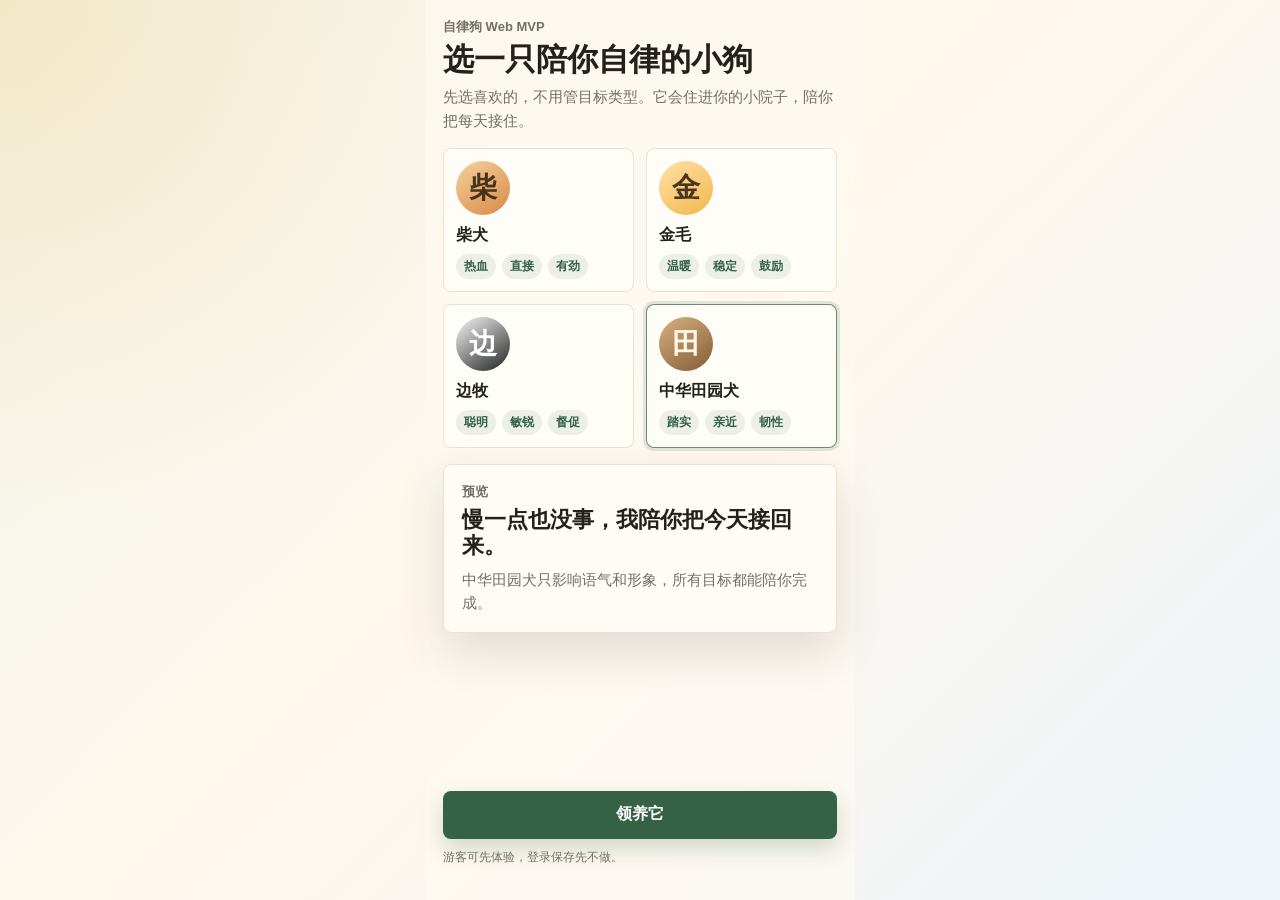
<file: app/web-mvp/index.html>
<!doctype html>
<html lang="zh-CN">
  <head>
    <meta charset="utf-8" />
    <meta name="viewport" content="width=device-width, initial-scale=1, viewport-fit=cover" />
    <title>自律狗 Web MVP</title>
    <link rel="stylesheet" href="./styles.css" />
  </head>
  <body>
    <main id="app" class="app-shell" aria-live="polite"></main>
    <script src="./app.js"></script>
  </body>
</html>
</file>
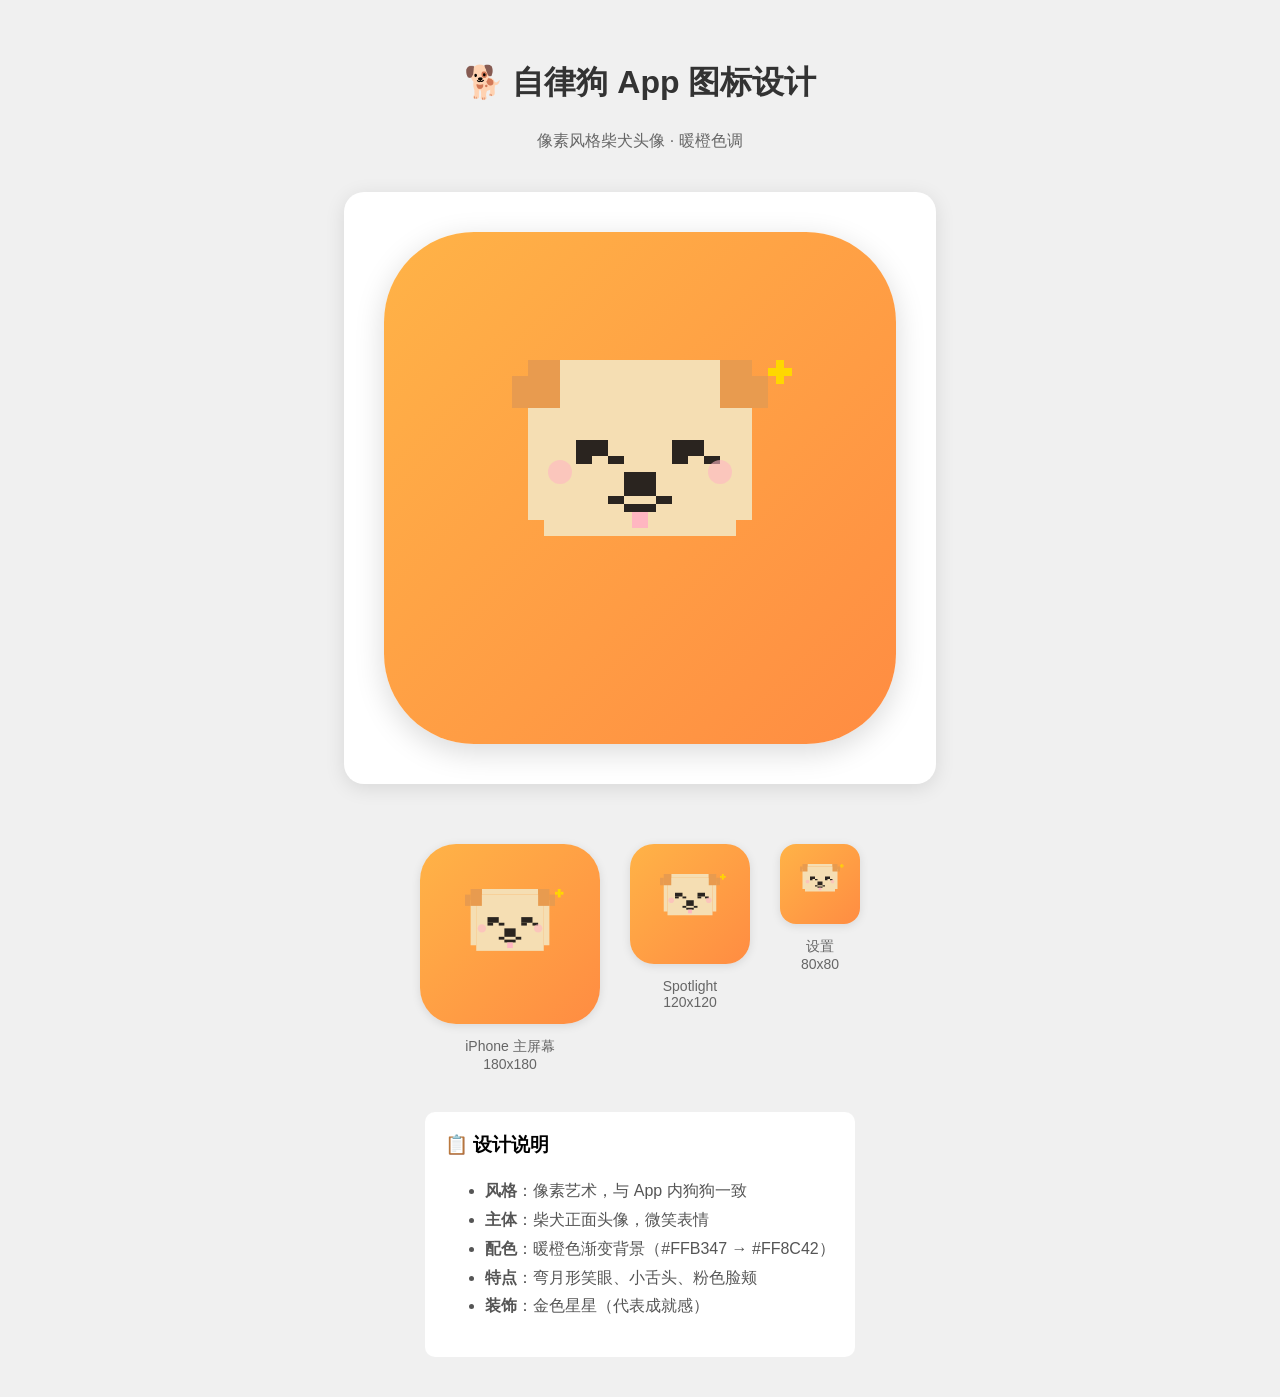
<file: app-icon-preview.html>
<!DOCTYPE html>
<html lang="zh-CN">
<head>
    <meta charset="UTF-8">
    <meta name="viewport" content="width=device-width, initial-scale=1.0">
    <title>自律狗 App 图标预览</title>
    <style>
        body {
            margin: 0;
            padding: 40px;
            background: #f0f0f0;
            font-family: -apple-system, BlinkMacSystemFont, "Segoe UI", Roboto, sans-serif;
            display: flex;
            flex-direction: column;
            align-items: center;
        }
        h1 {
            color: #333;
            margin-bottom: 10px;
        }
        .subtitle {
            color: #666;
            margin-bottom: 40px;
        }
        .icon-container {
            background: white;
            padding: 40px;
            border-radius: 20px;
            box-shadow: 0 4px 20px rgba(0,0,0,0.1);
            margin-bottom: 40px;
        }
        .icon-preview {
            width: 512px;
            height: 512px;
            border-radius: 90px;
            overflow: hidden;
            box-shadow: 0 8px 30px rgba(0,0,0,0.15);
        }
        .sizes {
            display: flex;
            gap: 30px;
            margin-top: 20px;
        }
        .size-item {
            text-align: center;
        }
        .size-item img, .size-item svg {
            border-radius: 20%;
            box-shadow: 0 2px 10px rgba(0,0,0,0.1);
        }
        .size-label {
            margin-top: 10px;
            color: #666;
            font-size: 14px;
        }
    </style>
</head>
<body>
    <h1>🐕 自律狗 App 图标设计</h1>
    <p class="subtitle">像素风格柴犬头像 · 暖橙色调</p>

    <div class="icon-container">
        <div class="icon-preview">
            <svg width="512" height="512" viewBox="0 0 1024 1024" xmlns="http://www.w3.org/2000/svg">
                <!-- 背景渐变 -->
                <defs>
                    <linearGradient id="bgGradient" x1="0%" y1="0%" x2="100%" y2="100%">
                        <stop offset="0%" style="stop-color:#FFB347;stop-opacity:1" />
                        <stop offset="100%" style="stop-color:#FF8C42;stop-opacity:1" />
                    </linearGradient>
                </defs>

                <!-- 背景 -->
                <rect width="1024" height="1024" fill="url(#bgGradient)"/>

                <!-- 像素狗头部 -->
                <!-- 头部主体（奶油色） -->
                <rect x="320" y="288" width="384" height="320" fill="#F5DEB3"/>
                <rect x="288" y="320" width="32" height="256" fill="#F5DEB3"/>
                <rect x="704" y="320" width="32" height="256" fill="#F5DEB3"/>
                <rect x="352" y="256" width="320" height="32" fill="#F5DEB3"/>

                <!-- 耳朵（橙色） -->
                <rect x="288" y="256" width="64" height="96" fill="#E89B4F"/>
                <rect x="256" y="288" width="32" height="64" fill="#E89B4F"/>
                <rect x="672" y="256" width="64" height="96" fill="#E89B4F"/>
                <rect x="736" y="288" width="32" height="64" fill="#E89B4F"/>

                <!-- 眼睛（黑色，微笑的弯月形） -->
                <rect x="384" y="416" width="64" height="32" fill="#2A241F"/>
                <rect x="384" y="448" width="32" height="16" fill="#2A241F"/>
                <rect x="448" y="448" width="32" height="16" fill="#2A241F"/>

                <rect x="576" y="416" width="64" height="32" fill="#2A241F"/>
                <rect x="576" y="448" width="32" height="16" fill="#2A241F"/>
                <rect x="640" y="448" width="32" height="16" fill="#2A241F"/>

                <!-- 鼻子（黑色） -->
                <rect x="480" y="480" width="64" height="48" fill="#2A241F"/>

                <!-- 嘴巴（微笑曲线） -->
                <rect x="448" y="528" width="32" height="16" fill="#2A241F"/>
                <rect x="544" y="528" width="32" height="16" fill="#2A241F"/>
                <rect x="480" y="544" width="64" height="16" fill="#2A241F"/>

                <!-- 舌头（粉色） -->
                <rect x="496" y="560" width="32" height="32" fill="#FFB6C1"/>

                <!-- 脸颊红晕 -->
                <circle cx="352" cy="480" r="24" fill="#FFB6C1" opacity="0.6"/>
                <circle cx="672" cy="480" r="24" fill="#FFB6C1" opacity="0.6"/>

                <!-- 星星装饰 -->
                <g transform="translate(768, 256)">
                    <rect x="0" y="16" width="16" height="16" fill="#FFD700"/>
                    <rect x="16" y="0" width="16" height="48" fill="#FFD700"/>
                    <rect x="32" y="16" width="16" height="16" fill="#FFD700"/>
                </g>
            </svg>
        </div>
    </div>

    <div class="sizes">
        <div class="size-item">
            <svg width="180" height="180" viewBox="0 0 1024 1024" xmlns="http://www.w3.org/2000/svg">
                <defs>
                    <linearGradient id="bgGradient2" x1="0%" y1="0%" x2="100%" y2="100%">
                        <stop offset="0%" style="stop-color:#FFB347;stop-opacity:1" />
                        <stop offset="100%" style="stop-color:#FF8C42;stop-opacity:1" />
                    </linearGradient>
                </defs>
                <rect width="1024" height="1024" fill="url(#bgGradient2)"/>
                <rect x="320" y="288" width="384" height="320" fill="#F5DEB3"/>
                <rect x="288" y="320" width="32" height="256" fill="#F5DEB3"/>
                <rect x="704" y="320" width="32" height="256" fill="#F5DEB3"/>
                <rect x="352" y="256" width="320" height="32" fill="#F5DEB3"/>
                <rect x="288" y="256" width="64" height="96" fill="#E89B4F"/>
                <rect x="256" y="288" width="32" height="64" fill="#E89B4F"/>
                <rect x="672" y="256" width="64" height="96" fill="#E89B4F"/>
                <rect x="736" y="288" width="32" height="64" fill="#E89B4F"/>
                <rect x="384" y="416" width="64" height="32" fill="#2A241F"/>
                <rect x="384" y="448" width="32" height="16" fill="#2A241F"/>
                <rect x="448" y="448" width="32" height="16" fill="#2A241F"/>
                <rect x="576" y="416" width="64" height="32" fill="#2A241F"/>
                <rect x="576" y="448" width="32" height="16" fill="#2A241F"/>
                <rect x="640" y="448" width="32" height="16" fill="#2A241F"/>
                <rect x="480" y="480" width="64" height="48" fill="#2A241F"/>
                <rect x="448" y="528" width="32" height="16" fill="#2A241F"/>
                <rect x="544" y="528" width="32" height="16" fill="#2A241F"/>
                <rect x="480" y="544" width="64" height="16" fill="#2A241F"/>
                <rect x="496" y="560" width="32" height="32" fill="#FFB6C1"/>
                <circle cx="352" cy="480" r="24" fill="#FFB6C1" opacity="0.6"/>
                <circle cx="672" cy="480" r="24" fill="#FFB6C1" opacity="0.6"/>
                <g transform="translate(768, 256)">
                    <rect x="0" y="16" width="16" height="16" fill="#FFD700"/>
                    <rect x="16" y="0" width="16" height="48" fill="#FFD700"/>
                    <rect x="32" y="16" width="16" height="16" fill="#FFD700"/>
                </g>
            </svg>
            <div class="size-label">iPhone 主屏幕<br>180x180</div>
        </div>

        <div class="size-item">
            <svg width="120" height="120" viewBox="0 0 1024 1024" xmlns="http://www.w3.org/2000/svg">
                <defs>
                    <linearGradient id="bgGradient3" x1="0%" y1="0%" x2="100%" y2="100%">
                        <stop offset="0%" style="stop-color:#FFB347;stop-opacity:1" />
                        <stop offset="100%" style="stop-color:#FF8C42;stop-opacity:1" />
                    </linearGradient>
                </defs>
                <rect width="1024" height="1024" fill="url(#bgGradient3)"/>
                <rect x="320" y="288" width="384" height="320" fill="#F5DEB3"/>
                <rect x="288" y="320" width="32" height="256" fill="#F5DEB3"/>
                <rect x="704" y="320" width="32" height="256" fill="#F5DEB3"/>
                <rect x="352" y="256" width="320" height="32" fill="#F5DEB3"/>
                <rect x="288" y="256" width="64" height="96" fill="#E89B4F"/>
                <rect x="256" y="288" width="32" height="64" fill="#E89B4F"/>
                <rect x="672" y="256" width="64" height="96" fill="#E89B4F"/>
                <rect x="736" y="288" width="32" height="64" fill="#E89B4F"/>
                <rect x="384" y="416" width="64" height="32" fill="#2A241F"/>
                <rect x="384" y="448" width="32" height="16" fill="#2A241F"/>
                <rect x="448" y="448" width="32" height="16" fill="#2A241F"/>
                <rect x="576" y="416" width="64" height="32" fill="#2A241F"/>
                <rect x="576" y="448" width="32" height="16" fill="#2A241F"/>
                <rect x="640" y="448" width="32" height="16" fill="#2A241F"/>
                <rect x="480" y="480" width="64" height="48" fill="#2A241F"/>
                <rect x="448" y="528" width="32" height="16" fill="#2A241F"/>
                <rect x="544" y="528" width="32" height="16" fill="#2A241F"/>
                <rect x="480" y="544" width="64" height="16" fill="#2A241F"/>
                <rect x="496" y="560" width="32" height="32" fill="#FFB6C1"/>
                <circle cx="352" cy="480" r="24" fill="#FFB6C1" opacity="0.6"/>
                <circle cx="672" cy="480" r="24" fill="#FFB6C1" opacity="0.6"/>
                <g transform="translate(768, 256)">
                    <rect x="0" y="16" width="16" height="16" fill="#FFD700"/>
                    <rect x="16" y="0" width="16" height="48" fill="#FFD700"/>
                    <rect x="32" y="16" width="16" height="16" fill="#FFD700"/>
                </g>
            </svg>
            <div class="size-label">Spotlight<br>120x120</div>
        </div>

        <div class="size-item">
            <svg width="80" height="80" viewBox="0 0 1024 1024" xmlns="http://www.w3.org/2000/svg">
                <defs>
                    <linearGradient id="bgGradient4" x1="0%" y1="0%" x2="100%" y2="100%">
                        <stop offset="0%" style="stop-color:#FFB347;stop-opacity:1" />
                        <stop offset="100%" style="stop-color:#FF8C42;stop-opacity:1" />
                    </linearGradient>
                </defs>
                <rect width="1024" height="1024" fill="url(#bgGradient4)"/>
                <rect x="320" y="288" width="384" height="320" fill="#F5DEB3"/>
                <rect x="288" y="320" width="32" height="256" fill="#F5DEB3"/>
                <rect x="704" y="320" width="32" height="256" fill="#F5DEB3"/>
                <rect x="352" y="256" width="320" height="32" fill="#F5DEB3"/>
                <rect x="288" y="256" width="64" height="96" fill="#E89B4F"/>
                <rect x="256" y="288" width="32" height="64" fill="#E89B4F"/>
                <rect x="672" y="256" width="64" height="96" fill="#E89B4F"/>
                <rect x="736" y="288" width="32" height="64" fill="#E89B4F"/>
                <rect x="384" y="416" width="64" height="32" fill="#2A241F"/>
                <rect x="384" y="448" width="32" height="16" fill="#2A241F"/>
                <rect x="448" y="448" width="32" height="16" fill="#2A241F"/>
                <rect x="576" y="416" width="64" height="32" fill="#2A241F"/>
                <rect x="576" y="448" width="32" height="16" fill="#2A241F"/>
                <rect x="640" y="448" width="32" height="16" fill="#2A241F"/>
                <rect x="480" y="480" width="64" height="48" fill="#2A241F"/>
                <rect x="448" y="528" width="32" height="16" fill="#2A241F"/>
                <rect x="544" y="528" width="32" height="16" fill="#2A241F"/>
                <rect x="480" y="544" width="64" height="16" fill="#2A241F"/>
                <rect x="496" y="560" width="32" height="32" fill="#FFB6C1"/>
                <circle cx="352" cy="480" r="24" fill="#FFB6C1" opacity="0.6"/>
                <circle cx="672" cy="480" r="24" fill="#FFB6C1" opacity="0.6"/>
                <g transform="translate(768, 256)">
                    <rect x="0" y="16" width="16" height="16" fill="#FFD700"/>
                    <rect x="16" y="0" width="16" height="48" fill="#FFD700"/>
                    <rect x="32" y="16" width="16" height="16" fill="#FFD700"/>
                </g>
            </svg>
            <div class="size-label">设置<br>80x80</div>
        </div>
    </div>

    <div style="margin-top: 40px; padding: 20px; background: white; border-radius: 10px; max-width: 600px;">
        <h3 style="margin-top: 0;">📋 设计说明</h3>
        <ul style="line-height: 1.8; color: #555;">
            <li><strong>风格</strong>：像素艺术，与 App 内狗狗一致</li>
            <li><strong>主体</strong>：柴犬正面头像，微笑表情</li>
            <li><strong>配色</strong>：暖橙色渐变背景（#FFB347 → #FF8C42）</li>
            <li><strong>特点</strong>：弯月形笑眼、小舌头、粉色脸颊</li>
            <li><strong>装饰</strong>：金色星星（代表成就感）</li>
        </ul>
    </div>
</body>
</html>
</file>
<file: app/web-mvp/styles.css>
:root {
  color-scheme: light;
  --ink: #24211d;
  --muted: #746f68;
  --paper: #fffaf2;
  --panel: #fffdf8;
  --line: #ece0d0;
  --green: #5d8b6a;
  --green-dark: #356247;
  --sun: #f4b84d;
  --blue: #6e9ecf;
  --rose: #d9857a;
  --shadow: 0 18px 48px rgba(50, 38, 22, 0.14);
}

* {
  box-sizing: border-box;
}

body {
  min-height: 100vh;
  margin: 0;
  background:
    radial-gradient(circle at top left, rgba(244, 184, 77, 0.24), transparent 34rem),
    linear-gradient(135deg, #f2f7ee 0%, #fff7ec 48%, #edf5fb 100%);
  color: var(--ink);
  font-family: -apple-system, BlinkMacSystemFont, "SF Pro Text", "PingFang SC", "Microsoft YaHei", sans-serif;
  letter-spacing: 0;
}

button,
input,
select,
textarea {
  font: inherit;
}

button {
  cursor: pointer;
}

.app-shell {
  width: min(100vw, 430px);
  min-height: 100vh;
  margin: 0 auto;
  padding: max(18px, env(safe-area-inset-top)) 18px max(22px, env(safe-area-inset-bottom));
  background: rgba(255, 250, 242, 0.74);
}

.screen {
  min-height: calc(100vh - 40px);
  display: flex;
  flex-direction: column;
  gap: 16px;
}

.topbar {
  display: flex;
  align-items: flex-start;
  justify-content: space-between;
  gap: 12px;
}

.eyebrow {
  margin: 0 0 6px;
  color: var(--muted);
  font-size: 13px;
  font-weight: 650;
}

h1,
h2,
h3,
p {
  margin-top: 0;
}

h1 {
  margin-bottom: 8px;
  font-size: 31px;
  line-height: 1.14;
}

h2 {
  margin-bottom: 8px;
  font-size: 22px;
  line-height: 1.2;
}

h3 {
  margin-bottom: 8px;
  font-size: 16px;
}

.lede {
  margin-bottom: 0;
  color: var(--muted);
  font-size: 15px;
  line-height: 1.55;
}

.button {
  display: inline-flex;
  min-height: 48px;
  align-items: center;
  justify-content: center;
  gap: 8px;
  border: 0;
  border-radius: 8px;
  padding: 0 18px;
  background: var(--green-dark);
  color: #fff;
  font-weight: 750;
  box-shadow: 0 10px 22px rgba(53, 98, 71, 0.22);
}

.button.secondary {
  border: 1px solid var(--line);
  background: var(--panel);
  color: var(--ink);
  box-shadow: none;
}

.button.ghost {
  min-height: 38px;
  border: 1px solid rgba(53, 98, 71, 0.18);
  background: rgba(255, 255, 255, 0.52);
  color: var(--green-dark);
  box-shadow: none;
}

.button:disabled {
  cursor: default;
  background: #d7ded4;
  color: #657161;
  box-shadow: none;
}

.stack {
  display: grid;
  gap: 14px;
}

.panel,
.card {
  border: 1px solid var(--line);
  border-radius: 8px;
  background: rgba(255, 253, 248, 0.9);
  box-shadow: var(--shadow);
}

.panel {
  padding: 18px;
}

.dog-grid {
  display: grid;
  grid-template-columns: 1fr 1fr;
  gap: 12px;
}

.dog-card {
  min-height: 132px;
  border: 1px solid var(--line);
  border-radius: 8px;
  padding: 12px;
  background: var(--panel);
  color: var(--ink);
  text-align: left;
  box-shadow: none;
}

.dog-card.is-selected {
  border-color: rgba(53, 98, 71, 0.72);
  outline: 3px solid rgba(93, 139, 106, 0.18);
}

.dog-face {
  width: 54px;
  height: 54px;
  display: grid;
  place-items: center;
  border-radius: 50%;
  margin-bottom: 10px;
  background: linear-gradient(145deg, #f4d29d, #d98945);
  color: rgba(60, 39, 21, 0.92);
  font-size: 28px;
  font-weight: 900;
}

.dog-card[data-dog="golden"] .dog-face {
  background: linear-gradient(145deg, #ffe0a4, #f1b84e);
}

.dog-card[data-dog="border_collie"] .dog-face {
  background: linear-gradient(145deg, #f8f8f8, #202321);
  color: #fff;
}

.dog-card[data-dog="native"] .dog-face {
  background: linear-gradient(145deg, #d7b181, #835c36);
  color: #fff7e8;
}

.tags {
  display: flex;
  flex-wrap: wrap;
  gap: 6px;
  margin-top: 8px;
}

.tag {
  border-radius: 999px;
  padding: 4px 8px;
  background: rgba(93, 139, 106, 0.12);
  color: var(--green-dark);
  font-size: 12px;
  font-weight: 700;
}

.choice-row,
.template-list {
  display: grid;
  gap: 10px;
}

.segmented {
  display: grid;
  grid-template-columns: repeat(3, 1fr);
  gap: 8px;
}

.segment,
.template-card {
  border: 1px solid var(--line);
  border-radius: 8px;
  padding: 12px;
  background: var(--panel);
  color: var(--ink);
  text-align: left;
}

.segment {
  text-align: center;
  font-weight: 800;
}

.segment.is-selected,
.template-card.is-selected {
  border-color: rgba(53, 98, 71, 0.72);
  background: rgba(93, 139, 106, 0.13);
}

.field {
  display: grid;
  gap: 8px;
}

.field label {
  color: var(--muted);
  font-size: 13px;
  font-weight: 750;
}

.input {
  width: 100%;
  min-height: 46px;
  border: 1px solid var(--line);
  border-radius: 8px;
  padding: 0 12px;
  background: #fff;
  color: var(--ink);
}

.home-screen {
  gap: 12px;
}

.scene {
  position: relative;
  min-height: 330px;
  overflow: hidden;
  border: 1px solid rgba(101, 123, 93, 0.16);
  border-radius: 8px;
  background: #eaf4ee;
  box-shadow: var(--shadow);
}

.scene img {
  position: absolute;
  inset: 0;
  width: 100%;
  height: 100%;
  object-fit: cover;
}

.scene::after {
  content: "";
  position: absolute;
  inset: 0;
  background:
    linear-gradient(180deg, rgba(255, 250, 242, 0.02), rgba(255, 250, 242, 0.2)),
    radial-gradient(circle at 50% 78%, rgba(255, 250, 242, 0.18), transparent 46%);
  pointer-events: none;
}

.scene.is-done::after {
  background: radial-gradient(circle at 50% 54%, rgba(255, 231, 147, 0.3), transparent 54%);
}

.scene.is-recovery {
  filter: saturate(0.86);
}

.speech {
  position: absolute;
  z-index: 2;
  top: 18px;
  left: 16px;
  max-width: 76%;
  border: 1px solid rgba(255, 255, 255, 0.84);
  border-radius: 8px;
  padding: 10px 12px;
  background: rgba(255, 253, 248, 0.9);
  box-shadow: 0 10px 24px rgba(42, 31, 18, 0.12);
  font-size: 14px;
  line-height: 1.35;
}

.speech::after {
  content: "";
  position: absolute;
  bottom: -8px;
  left: 36px;
  width: 16px;
  height: 16px;
  transform: rotate(45deg);
  border-right: 1px solid rgba(255, 255, 255, 0.84);
  border-bottom: 1px solid rgba(255, 255, 255, 0.84);
  background: rgba(255, 253, 248, 0.9);
}

.scene-chip {
  position: absolute;
  z-index: 2;
  right: 14px;
  bottom: 14px;
  border-radius: 999px;
  padding: 7px 10px;
  background: rgba(36, 33, 29, 0.66);
  color: #fff;
  font-size: 12px;
  font-weight: 750;
}

.goal-panel {
  display: grid;
  gap: 12px;
  padding: 16px;
}

.goal-title-row {
  display: flex;
  align-items: center;
  justify-content: space-between;
  gap: 10px;
}

.goal-name {
  font-size: 22px;
  font-weight: 850;
  line-height: 1.18;
}

.status-pill {
  flex: 0 0 auto;
  border-radius: 999px;
  padding: 6px 9px;
  background: rgba(110, 158, 207, 0.14);
  color: #396990;
  font-size: 12px;
  font-weight: 800;
}

.week-dots {
  display: grid;
  grid-template-columns: repeat(7, 1fr);
  gap: 6px;
}

.dot {
  height: 10px;
  border-radius: 999px;
  background: #e1d8cb;
}

.dot.is-done {
  background: var(--green);
}

.summary-row {
  display: flex;
  align-items: center;
  justify-content: space-between;
  gap: 12px;
  color: var(--muted);
  font-size: 13px;
  font-weight: 700;
}

.progress-grid {
  display: grid;
  grid-template-columns: 1fr 1fr;
  gap: 10px;
}

.metric {
  border: 1px solid var(--line);
  border-radius: 8px;
  padding: 12px;
  background: rgba(255, 255, 255, 0.62);
}

.metric strong {
  display: block;
  margin-top: 4px;
  font-size: 22px;
}

.bar {
  height: 9px;
  overflow: hidden;
  border-radius: 999px;
  background: #e5dbcf;
}

.bar span {
  display: block;
  height: 100%;
  border-radius: inherit;
  background: var(--green);
}

.feedback-hero {
  display: grid;
  gap: 14px;
  text-align: center;
}

.big-badge {
  width: 96px;
  height: 96px;
  display: grid;
  place-items: center;
  border-radius: 50%;
  margin: 0 auto;
  background: rgba(93, 139, 106, 0.14);
  color: var(--green-dark);
  font-size: 42px;
  font-weight: 900;
}

.gain-list {
  display: grid;
  gap: 8px;
}

.gain {
  display: flex;
  justify-content: space-between;
  border: 1px solid var(--line);
  border-radius: 8px;
  padding: 10px 12px;
  background: rgba(255, 255, 255, 0.58);
  font-weight: 800;
}

.footer-actions {
  display: grid;
  gap: 10px;
  margin-top: auto;
}

.debug-row {
  display: flex;
  gap: 8px;
  flex-wrap: wrap;
}

.small {
  color: var(--muted);
  font-size: 12px;
  line-height: 1.45;
}

@media (max-width: 370px) {
  .app-shell {
    padding-left: 12px;
    padding-right: 12px;
  }

  h1 {
    font-size: 28px;
  }

  .scene {
    min-height: 292px;
  }

  .dog-grid {
    grid-template-columns: 1fr;
  }
}
</file>
